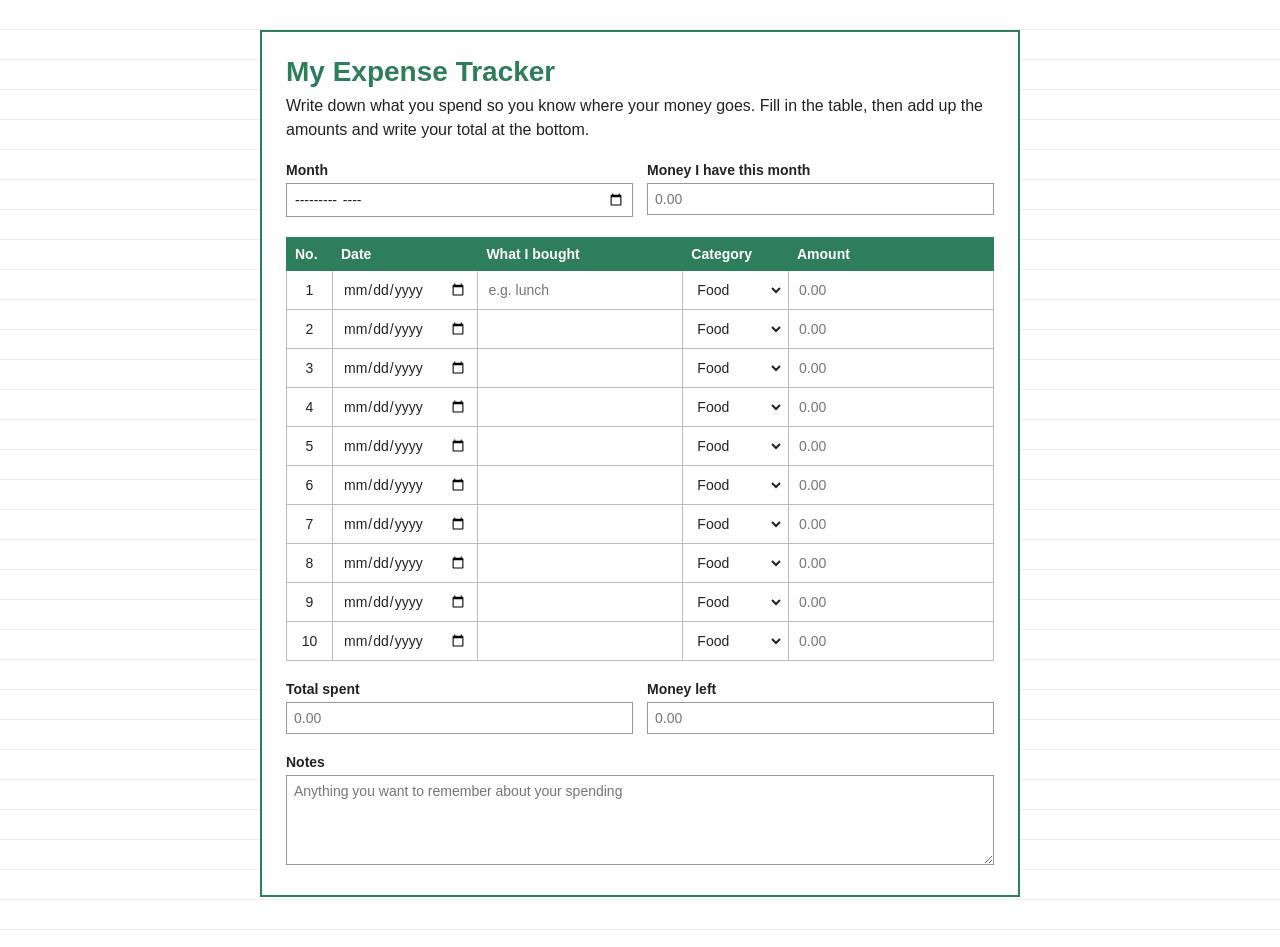
<file: expense tracker.html>
<!DOCTYPE html>
<html lang="en">
<head>
<meta charset="UTF-8">
<meta name="viewport" content="width=device-width, initial-scale=1">
<title>My Expense Tracker</title>
<style>
* {
  margin: 0;
  padding: 0;
  box-sizing: border-box;
}

body {
  font-family: Arial, Helvetica, sans-serif;
  background-color: #ffffff;
  background-image: repeating-linear-gradient(to bottom, transparent, transparent 29px, #dddddd 30px);
  color: #222222;
  padding: 30px 14px 50px 14px;
}

.paper {
  max-width: 760px;
  margin: 0 auto;
  background-color: #ffffff;
  border: 2px solid #2e7d5b;
  padding: 24px;
}

h1 {
  font-size: 28px;
  color: #2e7d5b;
  margin-bottom: 6px;
}

.sub {
  margin-bottom: 20px;
  line-height: 1.5;
}

label {
  display: block;
  font-weight: bold;
  font-size: 14px;
}

input,
select,
textarea {
  display: block;
  width: 100%;
  font-family: Arial, Helvetica, sans-serif;
  font-size: 14px;
  padding: 7px;
  border: 1px solid #999999;
  background-color: #ffffff;
  color: #222222;
}

input:focus,
select:focus,
textarea:focus {
  outline: 2px solid #2e7d5b;
  border-color: #2e7d5b;
}

.top-boxes,
.bottom-boxes {
  display: flex;
  gap: 14px;
  flex-wrap: wrap;
  margin-bottom: 20px;
}

.top-boxes label,
.bottom-boxes label {
  flex: 1;
  min-width: 180px;
}

.top-boxes input,
.bottom-boxes input {
  margin-top: 5px;
}

.table-wrap {
  overflow-x: auto;
  margin-bottom: 20px;
}

table {
  width: 100%;
  min-width: 560px;
  border-collapse: collapse;
}

th {
  background-color: #2e7d5b;
  color: #ffffff;
  text-align: left;
  font-size: 14px;
  padding: 8px;
  border: 1px solid #2e7d5b;
}

td {
  border: 1px solid #bbbbbb;
  padding: 4px;
}

tbody {
  counter-reset: rownumber;
}

tbody tr {
  counter-increment: rownumber;
}

tbody tr:hover {
  background-color: #eef7f2;
}

.num {
  width: 46px;
  text-align: center;
  font-size: 14px;
}

.num::before {
  content: counter(rownumber);
}

td input,
td select {
  border: none;
  background-color: transparent;
  padding: 6px;
}

td input:focus,
td select:focus {
  background-color: #ffffff;
}

textarea {
  height: 90px;
  margin-top: 5px;
  resize: vertical;
}

.notes {
  margin-bottom: 6px;
}
</style>
</head>
<body>

<div class="paper">

  <h1>My Expense Tracker</h1>
  <p class="sub">Write down what you spend so you know where your money goes. Fill in the table, then add up the amounts and write your total at the bottom.</p>

  <div class="top-boxes">
    <label>Month
      <input type="month">
    </label>
    <label>Money I have this month
      <input type="number" min="0" step="0.01" placeholder="0.00">
    </label>
  </div>

  <div class="table-wrap">
    <table>
      <thead>
        <tr>
          <th>No.</th>
          <th>Date</th>
          <th>What I bought</th>
          <th>Category</th>
          <th>Amount</th>
        </tr>
      </thead>
      <tbody>
        <tr>
          <td class="num"></td>
          <td><input type="date"></td>
          <td><input type="text" placeholder="e.g. lunch"></td>
          <td>
            <select>
              <option>Food</option>
              <option>Transport</option>
              <option>School</option>
              <option>Shopping</option>
              <option>Bills</option>
              <option>Other</option>
            </select>
          </td>
          <td><input type="number" min="0" step="0.01" placeholder="0.00"></td>
        </tr>
        <tr>
          <td class="num"></td>
          <td><input type="date"></td>
          <td><input type="text"></td>
          <td>
            <select>
              <option>Food</option>
              <option>Transport</option>
              <option>School</option>
              <option>Shopping</option>
              <option>Bills</option>
              <option>Other</option>
            </select>
          </td>
          <td><input type="number" min="0" step="0.01" placeholder="0.00"></td>
        </tr>
        <tr>
          <td class="num"></td>
          <td><input type="date"></td>
          <td><input type="text"></td>
          <td>
            <select>
              <option>Food</option>
              <option>Transport</option>
              <option>School</option>
              <option>Shopping</option>
              <option>Bills</option>
              <option>Other</option>
            </select>
          </td>
          <td><input type="number" min="0" step="0.01" placeholder="0.00"></td>
        </tr>
        <tr>
          <td class="num"></td>
          <td><input type="date"></td>
          <td><input type="text"></td>
          <td>
            <select>
              <option>Food</option>
              <option>Transport</option>
              <option>School</option>
              <option>Shopping</option>
              <option>Bills</option>
              <option>Other</option>
            </select>
          </td>
          <td><input type="number" min="0" step="0.01" placeholder="0.00"></td>
        </tr>
        <tr>
          <td class="num"></td>
          <td><input type="date"></td>
          <td><input type="text"></td>
          <td>
            <select>
              <option>Food</option>
              <option>Transport</option>
              <option>School</option>
              <option>Shopping</option>
              <option>Bills</option>
              <option>Other</option>
            </select>
          </td>
          <td><input type="number" min="0" step="0.01" placeholder="0.00"></td>
        </tr>
        <tr>
          <td class="num"></td>
          <td><input type="date"></td>
          <td><input type="text"></td>
          <td>
            <select>
              <option>Food</option>
              <option>Transport</option>
              <option>School</option>
              <option>Shopping</option>
              <option>Bills</option>
              <option>Other</option>
            </select>
          </td>
          <td><input type="number" min="0" step="0.01" placeholder="0.00"></td>
        </tr>
        <tr>
          <td class="num"></td>
          <td><input type="date"></td>
          <td><input type="text"></td>
          <td>
            <select>
              <option>Food</option>
              <option>Transport</option>
              <option>School</option>
              <option>Shopping</option>
              <option>Bills</option>
              <option>Other</option>
            </select>
          </td>
          <td><input type="number" min="0" step="0.01" placeholder="0.00"></td>
        </tr>
        <tr>
          <td class="num"></td>
          <td><input type="date"></td>
          <td><input type="text"></td>
          <td>
            <select>
              <option>Food</option>
              <option>Transport</option>
              <option>School</option>
              <option>Shopping</option>
              <option>Bills</option>
              <option>Other</option>
            </select>
          </td>
          <td><input type="number" min="0" step="0.01" placeholder="0.00"></td>
        </tr>
        <tr>
          <td class="num"></td>
          <td><input type="date"></td>
          <td><input type="text"></td>
          <td>
            <select>
              <option>Food</option>
              <option>Transport</option>
              <option>School</option>
              <option>Shopping</option>
              <option>Bills</option>
              <option>Other</option>
            </select>
          </td>
          <td><input type="number" min="0" step="0.01" placeholder="0.00"></td>
        </tr>
        <tr>
          <td class="num"></td>
          <td><input type="date"></td>
          <td><input type="text"></td>
          <td>
            <select>
              <option>Food</option>
              <option>Transport</option>
              <option>School</option>
              <option>Shopping</option>
              <option>Bills</option>
              <option>Other</option>
            </select>
          </td>
          <td><input type="number" min="0" step="0.01" placeholder="0.00"></td>
        </tr>
      </tbody>
    </table>
  </div>

  <div class="bottom-boxes">
    <label>Total spent
      <input type="number" min="0" step="0.01" placeholder="0.00">
    </label>
    <label>Money left
      <input type="number" step="0.01" placeholder="0.00">
    </label>
  </div>

  <label class="notes">Notes
    <textarea placeholder="Anything you want to remember about your spending"></textarea>
  </label>

</div>

</body>
</html>
</file>
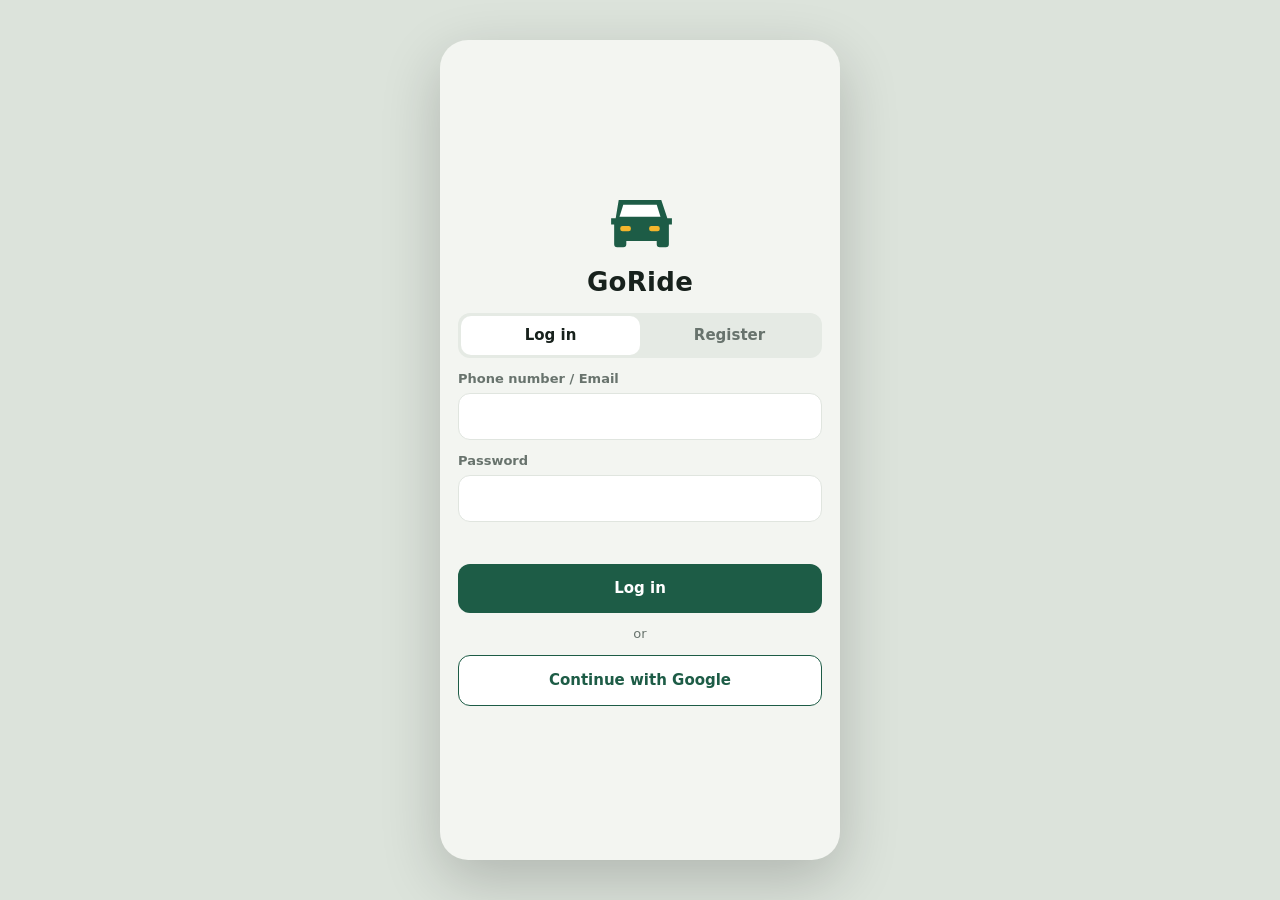
<file: Gorided.html>
<!DOCTYPE html>
<html lang="en">
<head>
  <meta charset="utf-8">
  <meta name="viewport" content="width=device-width,initial-scale=1,viewport-fit=cover">
  <title>GoRide</title>
  <style>
:root {
  --bg: #f3f5f1;
  --ink: #17211c;
  --mut: #68736d;
  --line: #e0e5df;
  --pine: #1d5c46;
  --amb: #f4b52c;
  --red: #c0392b;
  --r: 14px;
}

* {
  box-sizing: border-box;
  margin: 0;
}

html,body {
  height: 100%;
}

body {
  font: 15px/1.4 system-ui,-apple-system,"Segoe UI",Roboto,sans-serif;
  background: #dce3db;
  color: var(--ink);
  display: flex;
  justify-content: center;
  align-items: center;
}

#app {
  position: relative;
  width: min(400px,100%);
  height: min(820px,100%);
  background: var(--bg);
  overflow: hidden;
  display: flex;
  flex-direction: column;
  border-radius: 28px;
  box-shadow: 0 20px 60px #0003;
}

@media(max-width:440px) {
  #app {
    border-radius: 0;
    box-shadow: none;
  }
}

.s {
  display: none;
  flex: 1;
  flex-direction: column;
  gap: 12px;
  padding: 18px;
  overflow: auto;
}

.s.on {
  display: flex;
}

.sp {
  flex: 1;
}

.col {
  display: flex;
  flex-direction: column;
  gap: 10px;
}

.hd {
  display: flex;
  align-items: center;
  gap: 8px;
  min-height: 42px;
}

.hd h2 {
  flex: 1;
  font-size: 18px;
}

h1 {
  font-size: 22px;
}

h3 {
  font-size: 14px;
  color: var(--mut);
  font-weight: 600;
}

small,.mut {
  color: var(--mut);
  font-size: 13px;
  display: block;
}

.i {
  width: 22px;
  height: 22px;
  fill: none;
  stroke: currentColor;
  stroke-width: 1.8;
  stroke-linecap: round;
  stroke-linejoin: round;
  display: block;
}

.ib {
  position: relative;
  width: 42px;
  height: 42px;
  border-radius: 50%;
  border: 1px solid var(--line);
  background: #fff;
  color: var(--ink);
  cursor: pointer;
  display: grid;
  place-items: center;
}

.dot {
  position: absolute;
  top: 9px;
  right: 10px;
  width: 9px;
  height: 9px;
  border-radius: 50%;
  background: var(--amb);
  border: 2px solid #fff;
  display: none;
}

.brand {
  flex: 1;
  text-align: center;
  font-weight: 800;
  font-size: 18px;
  letter-spacing: .3px;
}

.c {
  background: #fff;
  border: 1px solid var(--line);
  border-radius: var(--r);
  padding: 12px 14px;
}

.rw {
  display: flex;
  justify-content: space-between;
  align-items: center;
  gap: 10px;
}

.rw b,.drv b {
  display: block;
}

.row2 {
  display: grid;
  grid-template-columns: 1fr 1fr;
  gap: 10px;
}

.f {
  display: flex;
  flex-direction: column;
  gap: 5px;
  font-size: 13px;
  color: var(--mut);
  font-weight: 600;
}

input,textarea {
  font: inherit;
  font-size: 15px;
  color: var(--ink);
  border: 1.5px solid var(--line);
  border-radius: 12px;
  padding: 12px;
  width: 100%;
  background: #fff;
}

input:focus,textarea:focus {
  border-color: var(--pine);
}

:focus-visible {
  outline: 3px solid #3b82f6;
  outline-offset: 2px;
}

.er {
  color: var(--red);
  font-size: 13px;
  font-weight: 600;
  min-height: 18px;
}

.b {
  border: 0;
  border-radius: 12px;
  padding: 14px;
  font: inherit;
  font-weight: 700;
  background: var(--pine);
  color: #fff;
  cursor: pointer;
}

.b.o {
  background: #fff;
  color: var(--pine);
  border: 1.5px solid var(--pine);
}

.b:disabled {
  opacity: .4;
  cursor: not-allowed;
}

.b:active {
  transform: translateY(1px);
}

.lk {
  background: none;
  border: 0;
  color: var(--pine);
  font: inherit;
  font-weight: 700;
  cursor: pointer;
  padding: 4px 6px;
}

.or {
  text-align: center;
  color: var(--mut);
  font-size: 13px;
}

.lg {
  text-align: center;
}

.lg b {
  display: block;
  font-size: 26px;
  letter-spacing: .3px;
  margin-top: 4px;
}

.seg {
  display: grid;
  grid-template-columns: 1fr 1fr;
  background: #e5eae4;
  border-radius: 12px;
  padding: 3px;
}

.tab {
  border: 0;
  background: none;
  padding: 9px;
  border-radius: 10px;
  font: inherit;
  font-weight: 700;
  color: var(--mut);
  cursor: pointer;
}

.tab.on {
  background: #fff;
  color: var(--ink);
}

.map {
  border-radius: var(--r);
  overflow: hidden;
  border: 1px solid var(--line);
}

.map svg {
  display: block;
  width: 100%;
}

.srch {
  display: flex;
  align-items: center;
  gap: 10px;
  background: #fff;
  border: 1.5px solid var(--ink);
  border-radius: var(--r);
  padding: 15px;
  font: inherit;
  font-weight: 700;
  cursor: pointer;
  text-align: left;
}

.drv {
  display: flex;
  align-items: center;
  gap: 12px;
}

.av {
  width: 42px;
  height: 42px;
  border-radius: 50%;
  background: var(--pine);
  color: #fff;
  display: grid;
  place-items: center;
  font-weight: 700;
  flex: none;
}

.stop {
  display: flex;
  gap: 12px;
  align-items: flex-start;
  padding: 5px 0;
}

.stop b {
  font-size: 17px;
  line-height: 1.25;
}

.dt {
  width: 12px;
  height: 12px;
  border-radius: 50%;
  margin-top: 6px;
  flex: none;
}

.dt.p {
  background: var(--pine);
}

.dt.d {
  background: var(--amb);
  outline: 2px solid #17211c33;
}

.opt {
  display: flex;
  justify-content: space-between;
  align-items: center;
  gap: 10px;
  text-align: left;
  background: #fff;
  border: 1.5px solid var(--line);
  border-radius: var(--r);
  padding: 14px;
  font: inherit;
  color: inherit;
  cursor: pointer;
  width: 100%;
}

.opt.sel {
  border-color: var(--pine);
  background: #eaf3ee;
  box-shadow: inset 0 0 0 1px var(--pine);
}

.pr {
  font-size: 17px;
}

.eta {
  font-size: 20px;
  font-weight: 800;
}

.pulse {
  animation: p 1s infinite alternate;
}

@keyframes p {
  to {
    opacity: .45;
  }
}

.tg {
  font-size: 12px;
  font-weight: 700;
  border-radius: 99px;
  padding: 3px 9px;
  background: #e5eae4;
  white-space: nowrap;
}

.tg.Completed {
  background: #dcefe4;
  color: var(--pine);
}

.tg.Scheduled {
  background: #fdf0cf;
  color: #8a6200;
}

.tg.Cancelled {
  background: #f6dedb;
  color: var(--red);
}

.act {
  width: 100%;
  text-align: left;
  font: inherit;
  color: inherit;
  border-color: var(--amb);
  background: #fff8e6;
  cursor: pointer;
}

.chips {
  display: flex;
  gap: 7px;
  flex-wrap: wrap;
  justify-content: center;
}

.chip {
  border: 1.5px solid var(--line);
  border-radius: 99px;
  padding: 8px 13px;
  font: inherit;
  font-weight: 600;
  background: #fff;
  cursor: pointer;
}

.chip.sel {
  background: var(--pine);
  border-color: var(--pine);
  color: #fff;
}

.stars {
  display: flex;
  justify-content: center;
  gap: 4px;
  font-size: 46px;
  line-height: 1;
  cursor: pointer;
  user-select: none;
}

.st {
  background: linear-gradient(90deg,var(--amb) var(--f,0%),#fff 0);
  -webkit-background-clip: text;
  background-clip: text;
  color: transparent;
  -webkit-text-stroke: 2px #d9a21b;
}

nav {
  display: none;
  justify-content: space-around;
  background: #fff;
  border-top: 1px solid var(--line);
  padding: 6px 0 max(6px,env(safe-area-inset-bottom));
}

nav.on {
  display: flex;
}

nav button {
  background: none;
  border: 0;
  color: var(--mut);
  display: flex;
  flex-direction: column;
  align-items: center;
  gap: 1px;
  font: inherit;
  font-size: 11px;
  font-weight: 600;
  padding: 4px 24px;
  cursor: pointer;
}

nav button.a {
  color: var(--pine);
}

#toast {
  position: absolute;
  left: 16px;
  right: 16px;
  top: 14px;
  background: var(--ink);
  color: #fff;
  padding: 11px 14px;
  border-radius: 12px;
  opacity: 0;
  transition: opacity .25s;
  pointer-events: none;
  text-align: center;
  z-index: 30;
  font-weight: 600;
}

#toast.on {
  opacity: 1;
}

#ov {
  position: absolute;
  inset: 0;
  background: #0007;
  display: none;
  align-items: flex-end;
  z-index: 20;
}

#ov.on {
  display: flex;
}

#sh {
  background: #fff;
  width: 100%;
  border-radius: 22px 22px 0 0;
  padding: 20px 18px max(20px,env(safe-area-inset-bottom));
  max-height: 85%;
  overflow: auto;
  display: flex;
  flex-direction: column;
  gap: 12px;
}

#sh h3 {
  color: var(--ink);
  font-size: 17px;
}

.chat {
  display: flex;
  flex-direction: column;
  gap: 6px;
  max-height: 220px;
  overflow: auto;
}

.m {
  background: #eef1ed;
  border-radius: 14px;
  padding: 8px 12px;
  max-width: 80%;
  align-self: flex-start;
}

.m.me {
  background: var(--pine);
  color: #fff;
  align-self: flex-end;
}

@media(prefers-reduced-motion:reduce) {
  .pulse {
    animation: none;
  }
  #toast {
    transition: none;
  }
}

  </style>
</head>
<body>
  <div id="app">
    <div id="toast" role="status"></div>
    <section class="s on" id="login">
      <div class="sp"></div>
      <div class="lg">
        <svg viewBox="0 0 100 80" width="76" aria-hidden="true"><path d="M22 8h56l8 24h6v8h-4v26a4 4 0 0 1-4 4h-8a4 4 0 0 1-4-4v-4H32v4a4 4 0 0 1-4 4h-8a4 4 0 0 1-4-4V40h-4v-8h6z" fill="#1d5c46"/><path d="M28 14h44l5 16H23z" fill="#fff"/><rect x="24" y="42" width="14" height="7" rx="3" fill="#f4b52c"/><rect x="62" y="42" width="14" height="7" rx="3" fill="#f4b52c"/></svg>
        <b>GoRide</b>
      </div>
      <div class="seg">
        <button class="tab on">Log in</button>
        <button class="tab">Register</button>
      </div>
      <label class="f" style="display:none">
        Full name
        <input id="nm" autocomplete="name">
      </label>
      <div id="roles" style="display:none">
        <h3 style="text-align:center;margin-bottom:6px">Register as</h3>
        <div class="chips">
          <button class="chip sel" data-role="passenger">Passenger</button>
          <button class="chip" data-role="driver">Driver</button>
        </div>
      </div>
      <label class="f">
        Phone number / Email
        <input id="u" autocomplete="username">
      </label>
      <label class="f">
        Password
        <input id="pw" type="password" autocomplete="current-password">
      </label>
      <div class="er" id="le" role="alert"></div>
      <button class="b" id="li">Log in</button>
      <div class="or">or</div>
      <label class="f" id="gw" style="display:none">
        Your Google email
        <input id="ge" type="email">
      </label>
      <button class="b o" id="gg">Continue with Google</button>
      <div class="sp"></div>
    </section>
    <section class="s" id="home">
      <div class="hd">
        <button class="ib" id="bell" aria-label="Notifications">
          <i data-i="bell"></i>
          <span class="dot" id="dot"></span>
        </button>
        <span class="brand">GoRide</span>
        <button class="ib" id="mn" aria-label="Menu">
          <i data-i="menu"></i>
        </button>
      </div>
      <h1 id="hi"></h1>
      <div class="map" id="mapH"></div>
      <div id="act"></div>
      <div class="sp"></div>
      <button class="srch" id="wtg">
        <i data-i="search"></i>
        Where to go?
      </button>
    </section>
    <section class="s" id="loc">
      <div class="hd">
        <button class="ib" data-b="home" aria-label="Back">
          <i data-i="back"></i>
        </button>
        <h2>Pick up / Destination</h2>
      </div>
      <div class="map" id="mapL"></div>
      <div class="c col">
        <label class="f">
          Pick up location
          <input id="pk" list="pl" autocomplete="off">
        </label>
        <label class="f">
          Destination
          <input id="ds" list="pl" placeholder="Type a place in Baguio" autocomplete="off">
        </label>
      </div>
      <datalist id="pl"></datalist>
      <div class="er" id="lerr" role="alert"></div>
      <div class="mut" id="ld"></div>
      <div class="sp"></div>
      <button class="b" id="cl">Confirm Location</button>
    </section>
    <section class="s" id="type">
      <div class="hd">
        <button class="ib" data-b="loc" aria-label="Back">
          <i data-i="back"></i>
        </button>
        <h2>Ride type</h2>
      </div>
      <div class="c" id="tsum"></div>
      <h3>Choose ride type</h3>
      <div class="col" id="opts"></div>
      <div class="sp"></div>
      <button class="b" id="ct" disabled>Continue</button>
    </section>
    <section class="s" id="conf">
      <div class="hd">
        <button class="ib" data-b="type" aria-label="Back">
          <i data-i="back"></i>
        </button>
        <h2>Booking Confirmation</h2>
      </div>
      <div class="c drv" id="cdrv"></div>
      <div class="c" id="croute"></div>
      <div class="c rw" id="cride"></div>
      <div class="c rw" id="cpay"></div>
      <div class="sp"></div>
      <button class="b" id="cr">Confirm Ride</button>
      <div class="or">or</div>
      <button class="b o" id="sr">Schedule Ride</button>
    </section>
    <section class="s" id="sched">
      <div class="hd">
        <button class="ib" data-b="conf" aria-label="Back">
          <i data-i="back"></i>
        </button>
        <h2>Schedule Ride</h2>
      </div>
      <div class="c row2">
        <label class="f">
          Date
          <input type="date" id="dt">
        </label>
        <label class="f">
          Time
          <input type="time" id="tm">
        </label>
      </div>
      <div class="c" id="sroute"></div>
      <div class="c rw" id="sride"></div>
      <div class="er" id="se" role="alert"></div>
      <div class="sp"></div>
      <button class="b" id="ss">Schedule Ride</button>
    </section>
    <section class="s" id="track">
      <div class="hd">
        <button class="ib" data-b="home" aria-label="Back">
          <i data-i="back"></i>
        </button>
        <h2>Live Tracking</h2>
      </div>
      <div class="map" id="mapT"></div>
      <div class="c">
        <div class="eta" id="eta"></div>
        <small id="sub"></small>
      </div>
      <div class="c drv" id="tdrv" style="display:none"></div>
      <div class="row2" id="tbtn" style="display:none">
        <button class="b o" id="call">Call</button>
        <button class="b o" id="msg">Message</button>
      </div>
      <div class="sp"></div>
      <button class="lk" id="cx">Cancel ride</button>
    </section>
    <section class="s" id="pay">
      <div class="hd">
        <button class="ib" data-b="home" aria-label="Back">
          <i data-i="back"></i>
        </button>
        <h2>Payment and Rides</h2>
      </div>
      <h3>Payment Method</h3>
      <div class="c rw" id="pm"></div>
      <h3>Ride Summary</h3>
      <div class="c" id="sum"></div>
      <button class="b" id="rr" style="display:none">Rate your ride</button>
      <h3>Recent Rides</h3>
      <div class="col" id="hist"></div>
    </section>
    <section class="s" id="rate">
      <div class="hd">
        <button class="ib" data-b="pay" aria-label="Back">
          <i data-i="back"></i>
        </button>
        <h2>Rate Your Ride</h2>
      </div>
      <div class="c drv" id="rdrv"></div>
      <h3 style="text-align:center">Your Rating</h3>
      <div class="stars" id="stars" aria-label="Tap a star to rate"></div>
      <div class="chips" id="tags">
        <button class="chip">Polite</button>
        <button class="chip">On Time</button>
        <button class="chip">Clean Car</button>
        <button class="chip">Safe Driving</button>
      </div>
      <textarea id="cm" rows="2" placeholder="Add a comment…"></textarea>
      <h3 style="text-align:center">Tip your driver</h3>
      <div class="chips" id="tips">
        <button class="chip" data-v="50">₱50</button>
        <button class="chip" data-v="75">₱75</button>
        <button class="chip" data-v="100">₱100</button>
        <button class="chip" data-v="c">Custom</button>
      </div>
      <input id="ct2" type="number" min="1" placeholder="Tip amount in ₱" style="display:none">
      <div class="er" id="re" role="alert"></div>
      <div class="sp"></div>
      <button class="b" id="sb">Submit Rating</button>
    </section>
    <section class="s" id="dhome">
      <div class="hd">
        <span class="brand">GoRide Driver</span>
      </div>
      <h1 id="dhi"></h1>
      <div class="map" id="mapD"></div>
      <div class="c rw">
        <div>
          <b id="dst"></b>
          <small id="dsub"></small>
        </div>
        <button class="b" id="don">Go online</button>
      </div>
      <div id="req"></div>
      <div class="sp"></div>
    </section>
    <section class="s" id="dnav">
      <div class="hd">
        <h2>Navigate to Passenger</h2>
      </div>
      <div class="map" id="mapN"></div>
      <div class="c">
        <div class="eta" id="neta"></div>
        <small id="nsub"></small>
      </div>
      <div class="c drv" id="npass"></div>
      <div class="sp"></div>
      <button class="b" id="ndone" disabled>Complete Ride</button>
    </section>
    <section class="s" id="dearn">
      <div class="hd">
        <h2>Earnings</h2>
      </div>
      <div class="c" id="etot"></div>
      <h3>Completed Rides</h3>
      <div class="col" id="elist"></div>
    </section>
    <section class="s" id="prof">
      <div class="hd">
        <h2>Profile</h2>
      </div>
      <div class="c drv" id="pinfo"></div>
      <div class="c rw" id="ppm"></div>
      <div class="c rw" id="pcnt"></div>
      <div class="sp"></div>
      <button class="b o" id="lo">Log out</button>
    </section>
    <nav id="nav">
      <button data-n="home">
        <i data-i="home"></i>
        Home
      </button>
      <button data-n="pay">
        <i data-i="clock"></i>
        Rides
      </button>
      <button data-n="prof">
        <i data-i="user"></i>
        Profile
      </button>
    </nav>
    <nav id="navD">
      <button data-n="dhome">
        <i data-i="home"></i>
        Requests
      </button>
      <button data-n="dearn">
        <i data-i="clock"></i>
        Earnings
      </button>
      <button data-n="prof">
        <i data-i="user"></i>
        Profile
      </button>
    </nav>
    <div id="ov">
      <div id="sh" role="dialog"></div>
    </div>
  </div>

  <script>
    const $ = function (id) {
      return document.getElementById(id);
    };

    const Q = function (selector, root = document) {
      return [...root.querySelectorAll(selector)];
    };

    function esc(text) {
      const map = { "&": "&amp;", "<": "&lt;", ">": "&gt;", '"': "&quot;", "'": "&#39;" };
      return String(text).replace(/[&<>"']/g, function (c) {
        return map[c];
      });
    }

    const ICONS = {
      back: '<path d="M15 5l-7 7 7 7"/>',
      menu: '<path d="M4 7h16M4 12h16M4 17h16"/>',
      bell: '<path d="M6 17h12l-1.5-2v-5a4.5 4.5 0 0 0-9 0v5zM10 20a2 2 0 0 0 4 0"/>',
      search: '<circle cx="11" cy="11" r="6.5"/><path d="M16 16l4.5 4.5"/>',
      home: '<path d="M4 11l8-7 8 7v9h-5v-6H9v6H4z"/>',
      clock: '<circle cx="12" cy="12" r="8.5"/><path d="M12 7.5V12l3 2"/>',
      user: '<circle cx="12" cy="8" r="4"/><path d="M4.5 20c0-4 3.5-6 7.5-6s7.5 2 7.5 6"/>'
    };

    Q("[data-i]").forEach(function (el) {
      el.outerHTML = `<svg class="i" viewBox="0 0 24 24" aria-hidden="true">${ICONS[el.dataset.i]}</svg>`;
    });

    const memory = {};
    const st = {
      get(key) {
        try {
          return JSON.parse(localStorage.getItem(key));
        } catch (e) {
          return memory[key] ?? null;
        }
      },
      set(key, value) {
        try {
          localStorage.setItem(key, JSON.stringify(value));
        } catch (e) {
          memory[key] = value;
        }
      }
    };

    const PLACES = {
      "Baguio City Hall": 1,
      "Burnham Park": 1,
      "Session Road": 1,
      "Baguio Cathedral": 1,
      "Baguio City Public Market": 1,
      "SM Baguio City Market": 2,
      "SM City Baguio": 2,
      "Mines View Park": 3,
      "The Mansion": 3,
      "Botanical Garden": 3,
      "Wright Park": 3,
      "Camp John Hay": 4,
      "BenCab Museum": 6
    };

    const PL = {};
    for (const name in PLACES) {
      PL[name.toLowerCase()] = PLACES[name];
    }

    let placeOptions = "";
    for (const name in PLACES) {
      placeOptions += `<option value="${name}">`;
    }
    $("pl").innerHTML = placeOptions;

    const TY = {
      Motorcycle: {
        s: 1, b: 40, k: 25,
        d: "Fastest way through traffic",
        v: "Honda Click · 143 LUV",
        icon: '<circle cx="6" cy="16" r="3.5"/><circle cx="18" cy="16" r="3.5"/><path d="M6 16l4-6h5l3 6M10 10L8.5 7H7M14 7h2.5"/>'
      },
      Car: {
        s: 4, b: 75, k: 50,
        d: "Comfortable ride for small groups",
        v: "Toyota Vios · LUV 143",
        icon: '<path d="M3 15v-3l2-5h14l2 5v3z"/><circle cx="7.5" cy="17" r="1.8"/><circle cx="16.5" cy="17" r="1.8"/>'
      },
      Van: {
        s: 8, b: 120, k: 70,
        d: "Extra space for big groups",
        v: "Toyota HiAce · LUV 143",
        icon: '<path d="M2.5 16V7h11v9M13.5 10h4l3 3.5V16h-7"/><circle cx="7" cy="17" r="1.8"/><circle cx="17" cy="17" r="1.8"/>'
      }
    };

    function seatText(count) {
      if (count == 1) {
        return "1 seat";
      }
      return count + " seats";
    }

    const DRV = { n: "Mingyu Salazar", r: 4.5 };
    const DEF = "#67 Rainbow street Dreamland Subdivision";

    const RD = [[250, 30], [250, 100], [140, 100], [140, 140], [70, 140]];
    const RT = [[70, 140], [70, 70], [170, 70], [170, 40], [240, 40]];

    let U;
    let D;
    let P = { pick: DEF, dest: "", type: "", km: 0 };
    let R = null;
    let iv;
    let T = [];
    let rv = 0;
    let rid = 0;
    let reg = false;

    function placeDistance(name) {
      name = name.trim().toLowerCase();
      if (name == DEF.toLowerCase()) return 0;
      if (PL[name] != null) return PL[name];
      let h = 0;
      for (const c of name) {
        h = (h * 31 + c.charCodeAt(0)) % 97;
      }
      return 1 + h % 6;
    }

    function tripKm(a, b) {
      return Math.max(1, Math.abs(placeDistance(a) - placeDistance(b)));
    }

    function fare(type, km = P.km) {
      return TY[type].b + TY[type].k * km;
    }

    function pmL() {
      return D.pm.label;
    }

    function save() {
      st.set("gr_d_" + U.id, D);
    }

    function when(time) {
      return new Date(time).toLocaleString("en-PH", {
        month: "short",
        day: "numeric",
        hour: "numeric",
        minute: "2-digit"
      });
    }

    function clearT() {
      clearInterval(iv);
      T.forEach(clearTimeout);
      T = [];
    }

    function setT(fn, ms) {
      T.push(setTimeout(fn, ms));
    }

    let toastTimer;
    function toast(message) {
      const t = $("toast");
      t.textContent = message;
      t.classList.add("on");
      clearTimeout(toastTimer);
      toastTimer = setTimeout(function () {
        t.classList.remove("on");
      }, 2400);
    }

    function note(message) {
      D.notes.unshift({ m: message, w: Date.now() });
      D.notes = D.notes.slice(0, 30);
      D.unread = (D.unread || 0) + 1;
      save();
    }

    function sheet(html) {
      $("sh").innerHTML = html;
      $("ov").classList.add("on");
    }

    function shut() {
      $("ov").classList.remove("on");
    }

    $("ov").onclick = function (e) {
      if (e.target == $("ov")) shut();
    };

    document.onkeydown = function (e) {
      if (e.key == "Escape") shut();
    };

    function ask(message, yesText, onYes) {
      sheet(`<h3>${message}</h3><div class="row2"><button class="b o" id="n0">Keep</button><button class="b" id="y0">${yesText}</button></div>`);
      $("n0").onclick = shut;
      $("y0").onclick = function () {
        shut();
        onYes();
      };
    }

    function MAP(content) {
      let streets = "";
      for (const y of [40, 70, 100, 140]) {
        streets += `<path d="M0 ${y}H300"/>`;
      }
      for (const x of [70, 140, 170, 250]) {
        streets += `<path d="M${x} 0V200"/>`;
      }
      return `<svg viewBox="0 0 300 200" role="img" aria-label="Map"><rect width="300" height="200" fill="#e6ede5"/><rect x="85" y="106" width="45" height="26" rx="6" fill="#cfe0cc"/><g stroke="#fff" stroke-width="9" fill="none">${streets}</g>${content}</svg>`;
    }

    function pin(x, y, color, label) {
      let text = "";
      if (label) {
        text = `<text y="-14" text-anchor="middle" font-size="11" font-weight="700" fill="#17211c" stroke="#fff" stroke-width="3" paint-order="stroke">${label}</text>`;
      }
      return `<g transform="translate(${x} ${y})"><circle r="8" fill="${color}" stroke="#fff" stroke-width="3"/>${text}</g>`;
    }

    function rt(route) {
      return `<polyline points="${route.join(" ")}" fill="none" stroke="#1d5c46" stroke-width="3.5" stroke-dasharray="7 6" stroke-linecap="round" stroke-linejoin="round"/>`;
    }

    function veh(x, y) {
      return `<g id="veh" transform="translate(${x} ${y})"><circle r="9" fill="#17211c" stroke="#fff" stroke-width="3"/><text y="-15" text-anchor="middle" font-size="11" font-weight="700" fill="#17211c" stroke="#fff" stroke-width="3" paint-order="stroke">Driver</text></g>`;
    }

    function anim(route, ms, tick, done) {
      clearInterval(iv);

      const lengths = [];
      let total = 0;
      for (let i = 1; i < route.length; i++) {
        const len = Math.hypot(route[i][0] - route[i - 1][0], route[i][1] - route[i - 1][1]);
        lengths.push(len);
        total += len;
      }

      const startTime = Date.now();
      iv = setInterval(function () {
        const t = Math.min(1, (Date.now() - startTime) / ms);

        let dist = t * total;
        let i = 0;
        while (i < lengths.length - 1 && dist > lengths[i]) {
          dist -= lengths[i];
          i++;
        }

        const f = Math.min(1, dist / lengths[i]);
        const x = route[i][0] + (route[i + 1][0] - route[i][0]) * f;
        const y = route[i][1] + (route[i + 1][1] - route[i][1]) * f;

        const car = $("veh");
        if (car) car.setAttribute("transform", `translate(${x} ${y})`);

        tick(t);

        if (t >= 1) {
          clearInterval(iv);
          done();
        }
      }, 60);
    }

    let J = null, req = null, online = false, regRole = "passenger";
    const NAMES = ["Ana Reyes", "Joel Santos", "Mia Cruz", "Ken Dizon", "Liza Bautista"];

    const RN = {
      dhome: rDHome,
      dearn: rEarn,
      dnav: rNav,
      home: rHome,
      loc: rLoc,
      type: rType,
      conf: rConf,
      sched: rSched,
      pay: rPay,
      rate: rRate,
      prof: rProf
    };

    function go(id) {
      Q(".s").forEach(function (s) {
        s.classList.toggle("on", s.id == id);
      });

      const isDriver = U && U.role == "driver";
      $("nav").classList.toggle("on", !isDriver && id != "login" && id != "rate");
      $("navD").classList.toggle("on", !!isDriver && id != "login" && id != "dnav");

      let active = "home";
      if (id == "pay" || id == "prof" || id == "dhome" || id == "dearn") {
        active = id;
      }
      Q("nav button").forEach(function (b) {
        b.classList.toggle("a", b.dataset.n == active);
      });

      if (RN[id]) RN[id]();
      $("app").querySelector(".s.on").scrollTop = 0;
    }

    document.addEventListener("click", function (e) {
      const back = e.target.closest("[data-b]");
      if (back) go(back.dataset.b);
      if (e.target.closest(".chg")) paySheet();
    });

    Q("nav button").forEach(function (b) {
      b.onclick = function () {
        go(b.dataset.n);
      };
    });

    function err(message) {
      $("le").textContent = message;
    }

    function norm(value) {
      value = value.trim();
      if (/^[^\s@]+@[^\s@]+\.[^\s@]{2,}$/.test(value)) {
        return value.toLowerCase();
      }
      const digits = value.replace(/[\s-]/g, "");
      if (/^(\+63|63|0)9\d{9}$/.test(digits)) {
        return "0" + digits.slice(-10);
      }
      return "";
    }

    Q(".tab").forEach(function (tab, i) {
      tab.onclick = function () {
        reg = i == 1;
        Q(".tab").forEach(function (x, j) {
          x.classList.toggle("on", j == i);
        });
        $("nm").parentNode.style.display = reg ? "" : "none";
        $("li").textContent = reg ? "Create account" : "Log in";
        $("roles").style.display = reg ? "" : "none";
        pickRole("passenger");
        err("");
      };
    });

    function pickRole(role) {
      regRole = role;
      Q("#roles .chip").forEach(function (chip) {
        chip.classList.toggle("sel", chip.dataset.role == role);
      });
    }
    Q("#roles .chip").forEach(function (chip) {
      chip.onclick = function () {
        pickRole(chip.dataset.role);
      };
    });

    function start(id, name) {
      const acc = (st.get("gr_acc") || {})[id] || {};
      U = { id: id, n: name, role: acc.role || "passenger" };
      J = null;
      st.set("gr_sess", id);
      D = st.get("gr_d_" + id) || { hist: [], notes: [], unread: 0, pm: { t: "Cash", label: "Cash" } };
      P = { pick: DEF, dest: "", type: "", km: 0 };
      R = null;
      clearT();
      $("u").value = $("pw").value = $("nm").value = $("ge").value = "";
      err("");
      if (!D.earn) D.earn = [];
      if (U.role == "driver") {
        go("dhome");
      } else {
        go("home");
      }
    }

    $("li").onclick = function () {
      const id = norm($("u").value);
      const pw = $("pw").value;
      const accounts = st.get("gr_acc") || {};

      if (!id) return err("Please enter a valid phone number or email.");
      if (!pw) return err("Please enter your password.");

      if (reg) {
        const name = $("nm").value.trim();
        if (!name) return err("Please enter your name.");
        if (pw.length < 6) return err("Password must be at least 6 characters.");
        if (accounts[id]) return err("This account already exists. Tap Log in.");
        accounts[id] = { n: name, pw: pw, role: regRole };
        st.set("gr_acc", accounts);
        start(id, name);
        toast("Welcome to GoRide, " + name.split(" ")[0]);
      } else {
        const acc = accounts[id];
        if (!acc) return err("No account found. Tap Register to create one.");
        if (acc.pw !== pw) return err("Incorrect password. Please try again.");
        start(id, acc.n);
      }
    };

    Q("#login input").forEach(function (input) {
      input.onkeydown = function (e) {
        if (e.key != "Enter") return;
        const googleOpen = $("gw").style.display != "none";
        if (googleOpen && input.id == "ge") {
          $("gg").click();
        } else {
          $("li").click();
        }
      };
    });

    $("gg").onclick = function () {
      if ($("gw").style.display == "none") {
        $("gw").style.display = "";
        $("ge").focus();
        return;
      }

      const id = norm($("ge").value);
      if (!id || !id.includes("@")) return err("Please enter a valid Google email.");

      const accounts = st.get("gr_acc") || {};
      if (!accounts[id]) {
        const first = id.split("@")[0];
        accounts[id] = {
          n: first.charAt(0).toUpperCase() + first.slice(1),
          pw: Math.random().toString(36)
        };
        st.set("gr_acc", accounts);
      }
      $("gw").style.display = "none";
      start(id, accounts[id].n);
    };

    function rHome() {
      $("hi").textContent = "Hi, " + U.n.split(" ")[0];
      $("dot").style.display = D.unread ? "block" : "none";
      $("mapH").innerHTML = MAP(pin(70, 140, "#1d5c46", "You"));

      const scheduled = D.hist.filter(function (h) {
        return h.st == "Scheduled";
      }).length;

      let html = "";
      if (R) {
        html = `<button class="c act" data-b="track"><b>Ride in progress</b><small>${esc($("eta").textContent)} · Tap to view</small></button>`;
      } else if (scheduled) {
        const s = scheduled > 1 ? "s" : "";
        html = `<button class="c act" data-b="pay" style="background:#fff;border-color:var(--line)"><b>${scheduled} scheduled ride${s}</b><small>Tap to view</small></button>`;
      }
      $("act").innerHTML = html;
    }

    $("wtg").onclick = function () {
      if (R) {
        toast("You already have a ride in progress.");
        go("track");
      } else {
        go("loc");
      }
    };

    $("bell").onclick = function () {
      D.unread = 0;
      save();
      $("dot").style.display = "none";

      let html = "<h3>Notifications</h3>";
      if (D.notes.length) {
        for (const n of D.notes) {
          html += `<div class="c"><b style="font-weight:600">${esc(n.m)}</b><small>${when(n.w)}</small></div>`;
        }
      } else {
        html += `<div class="mut">No notifications yet.</div>`;
      }
      sheet(html);
    };

    $("mn").onclick = function () {
      sheet(`<h3>${esc(U.n)}</h3><button class="b o" id="m1">Profile</button><button class="b o" id="m2">Payment and Rides</button><button class="b o" id="m3">Log out</button>`);
      $("m1").onclick = function () {
        shut();
        go("prof");
      };
      $("m2").onclick = function () {
        shut();
        go("pay");
      };
      $("m3").onclick = function () {
        shut();
        logout();
      };
    };

    function logout() {
      if (R || J) return toast("Finish or cancel your current ride first.");
      st.set("gr_sess", null);
      U = D = null;
      online = false;
      req = null;
      clearT();
      go("login");
    }

    function rLoc() {
      $("pk").value = P.pick;
      $("ds").value = P.dest;
      $("lerr").textContent = "";
      upd();
    }

    function upd() {
      const pick = $("pk").value.trim();
      const dest = $("ds").value.trim();
      const ok = pick && dest && pick.toLowerCase() != dest.toLowerCase();

      let map = "";
      if (ok) map += rt(RT);
      map += pin(70, 140, "#1d5c46", "Pick up");
      if (dest) map += pin(240, 40, "#f4b52c", "Destination");
      $("mapL").innerHTML = MAP(map);

      $("ld").textContent = ok ? `Estimated distance: ${tripKm(pick, dest)} km` : "";
    }

    $("pk").oninput = upd;
    $("ds").oninput = upd;

    $("cl").onclick = function () {
      const pick = $("pk").value.trim();
      const dest = $("ds").value.trim();

      function showError(message) {
        $("lerr").textContent = message;
      }

      if (!/[a-z0-9]/i.test(pick)) return showError("Please enter a valid pick up location.");
      if (!/[a-z0-9]/i.test(dest)) return showError("Please enter a valid destination.");
      if (pick.toLowerCase() == dest.toLowerCase()) return showError("Pick up and destination can't be the same place.");

      P.pick = pick;
      P.dest = dest;
      P.km = tripKm(pick, dest);
      toast("Location confirmed");
      go("type");
    };

    function mins() {
      return 2 + P.km * 3;
    }
    function rType() {
      $("tsum").innerHTML = `<small>${esc(P.pick)}</small><b>→ ${esc(P.dest)}</b><small>${P.km} km · about ${mins()} min</small>`;

      let html = "";
      for (const name in TY) {
        const ride = TY[name];
        let cls = "opt";
        if (P.type == name) {
          cls = "opt sel";
        }
        html += `<button class="${cls}" data-t="${name}" aria-pressed="${P.type == name}">
          <svg class="i" viewBox="0 0 24 24" aria-hidden="true">${ride.icon}</svg>
          <div style="flex:1"><b>${name} · ${seatText(ride.s)}</b><small>${ride.d}</small></div>
          <b class="pr">₱${fare(name)}</b>
        </button>`;
      }
      $("opts").innerHTML = html;

      Q(".opt").forEach(function (button) {
        button.onclick = function () {
          P.type = button.dataset.t;
          rType();
        };
      });
      $("ct").disabled = !P.type;
    }
    $("ct").onclick=()=>go("conf");

    function drvH(type) {
      return `<div class="av">M</div><div><b>${DRV.n}</b><small>★ ${DRV.r}/5 · ${TY[type].v}</small></div>`;
    }

    function routeH() {
      return `<div class="stop"><span class="dt p"></span><div><small>Pick up</small><b>${esc(P.pick)}</b></div></div><div class="stop"><span class="dt d"></span><div><small>Destination · ${P.km} km</small><b>${esc(P.dest)}</b></div></div>`;
    }

    function rideH() {
      return `<div><small>Ride type</small><b>${P.type} · ${seatText(TY[P.type].s)}</b></div><b class="pr">₱${fare(P.type)}</b>`;
    }

    function rConf() {
      $("cdrv").innerHTML = drvH(P.type);
      $("croute").innerHTML = routeH() + `<button class="lk" data-b="loc">Edit locations</button>`;
      $("cride").innerHTML = rideH();
      $("cpay").innerHTML = `<div><small>Payment</small><b>${esc(pmL())}</b></div><button class="lk chg">Change</button>`;
    }

    $("sr").onclick = function () {
      go("sched");
    };

    $("cr").onclick = function () {
      R = { pick: P.pick, dest: P.dest, km: P.km, type: P.type, fee: fare(P.type), ph: "s", chat: [] };
      note("Ride confirmed. Searching for a driver.");
      toast("Ride confirmed");

      $("mapT").innerHTML = MAP(pin(70, 140, "#1d5c46", "You"));
      $("eta").textContent = "Searching for an available driver…";
      $("eta").className = "eta pulse";
      $("sub").textContent = "This only takes a few seconds.";
      $("tdrv").style.display = "none";
      $("tbtn").style.display = "none";
      $("cx").style.display = "";
      go("track");
      setT(found, 2800);
    };

    function p2(x) {
      return String(x).padStart(2, "0");
    }

    function ymd(d) {
      return `${d.getFullYear()}-${p2(d.getMonth() + 1)}-${p2(d.getDate())}`;
    }

    function rSched() {
      const soon = new Date(Date.now() + 36e5);
      $("dt").min = ymd(new Date());
      if (!$("dt").value) $("dt").value = ymd(soon);
      if (!$("tm").value) $("tm").value = p2(soon.getHours()) + ":00";
      $("se").textContent = "";
      $("sroute").innerHTML = routeH();
      $("sride").innerHTML = rideH();
    }

    $("ss").onclick = function () {
      const date = new Date($("dt").value + "T" + $("tm").value);
      if (isNaN(date) || date <= Date.now()) {
        $("se").textContent = "Please choose a date and time in the future.";
        return;
      }

      D.hist.unshift({
        id: Date.now(),
        t: P.dest,
        pick: P.pick,
        km: P.km,
        fee: fare(P.type),
        type: P.type,
        st: "Scheduled",
        when: +date,
        pm: pmL()
      });
      note("Ride scheduled for " + when(date));
      save();
      toast("Ride scheduled for " + when(date));
      $("dt").value = $("tm").value = "";
      go("pay");
    };

    function found() {
      R.ph = "c";
      $("eta").className = "eta";
      $("tdrv").innerHTML = drvH(R.type);
      $("tdrv").style.display = "";
      $("tbtn").style.display = "";
      toast("Driver found: " + DRV.n);
      note(DRV.n + " accepted your ride.");

      $("mapT").innerHTML = MAP(rt(RD) + pin(70, 140, "#1d5c46", "You") + veh(RD[0][0], RD[0][1]));
      anim(RD, 9000, function (t) {
        $("eta").textContent = "Arriving in " + Math.max(1, Math.ceil(5 * (1 - t))) + " min";
        $("sub").textContent = (2.5 * (1 - t)).toFixed(1) + " km away";
      }, arrive);
    }

    function arrive() {
      R.ph = "a";
      $("cx").style.display = "none";
      $("eta").textContent = "Your driver has arrived";
      $("sub").textContent = "Your trip starts in a moment.";
      toast("Your driver has arrived");
      note(DRV.n + " has arrived.");
      setT(trip, 3500);
    }

    function trip() {
      R.ph = "t";
      $("mapT").innerHTML = MAP(rt(RT) + pin(240, 40, "#f4b52c", "Drop-off") + veh(RT[0][0], RT[0][1]));
      const total = mins();
      toast("Trip started");
      anim(RT, 9000, function (t) {
        $("eta").textContent = "On the way · " + Math.max(1, Math.ceil(total * (1 - t))) + " min left";
        $("sub").textContent = (R.km * (1 - t)).toFixed(1) + " km to " + R.dest;
      }, finish);
    }

    function finish() {
      D.hist.unshift({
        id: Date.now(),
        t: R.dest,
        pick: R.pick,
        km: R.km,
        fee: R.fee,
        type: R.type,
        st: "Completed",
        when: Date.now(),
        pm: pmL()
      });
      note(`Trip complete. ₱${R.fee} paid via ${pmL()}.`);
      R = null;
      P.dest = "";
      P.type = "";
      save();
      toast("You have arrived. Payment completed.");
      go("pay");
    }

    $("cx").onclick = function () {
      ask("Cancel this ride?", "Cancel ride", function () {
        clearT();
        D.hist.unshift({
          id: Date.now(),
          t: R.dest,
          pick: R.pick,
          km: R.km,
          fee: R.fee,
          type: R.type,
          st: "Cancelled",
          when: Date.now(),
          pm: pmL()
        });
        R = null;
        P.dest = "";
        P.type = "";
        note("You cancelled your ride.");
        toast("Ride cancelled. You were not charged.");
        go("home");
      });
    };

    $("call").onclick = function () {
      let seconds = 0;
      sheet(`<h3>Calling ${DRV.n}…</h3><div class="eta" id="cd">00:00</div><button class="b" id="end">End call</button>`);

      const timer = setInterval(function () {
        seconds++;
        if ($("cd")) $("cd").textContent = "00:" + p2(seconds);
      }, 1000);

      $("end").onclick = function () {
        clearInterval(timer);
        shut();
      };
      $("ov").addEventListener("click", function () {
        clearInterval(timer);
      }, { once: true });
    };

    function drawChat() {
      let messages = "";
      for (const m of R.chat) {
        messages += `<div class="m${m.me ? " me" : ""}">${esc(m.t)}</div>`;
      }
      if (!messages) messages = '<div class="mut">No messages yet.</div>';

      sheet(`<h3>Message ${DRV.n.split(" ")[0]}</h3><div class="chat" id="cb">${messages}</div><div class="row2" style="grid-template-columns:1fr auto"><input id="mi" placeholder="Type a message"><button class="b" id="sd">Send</button></div>`);
      $("sd").onclick = sendMessage;
      $("mi").onkeydown = function (e) {
        if (e.key == "Enter") sendMessage();
      };
      $("mi").focus();
    }

    function sendMessage() {
      const text = $("mi").value.trim();
      if (!text) return;

      R.chat.push({ me: 1, t: text });
      drawChat();

      setTimeout(function () {
        if (R) {
          const replies = ["Okay, noted!", "On my way.", "See you shortly."];
          R.chat.push({ t: replies[R.chat.length % 3] });
          if ($("cb")) drawChat();
        }
      }, 1200);
    }

    $("msg").onclick = drawChat;

    function paySheet() {
      let type = D.pm.t;

      function draw() {
        let html = "<h3>Payment method</h3>";
        for (const x of ["GCash", "Cash", "Card"]) {
          const cls = x == type ? "opt sel" : "opt";
          html += `<button class="${cls}" data-x="${x}"><b>${x}</b></button>`;
        }
        if (type != "Cash") {
          const label = type == "GCash" ? "GCash mobile number" : "Card number";
          const value = D.pm.t == type ? D.pm.raw || "" : "";
          html += `<label class="f">${label}<input id="pn" inputmode="numeric" value="${esc(value)}"></label>`;
        }
        html += `<div class="er" id="pe"></div><button class="b" id="ps">Save</button>`;
        sheet(html);

        Q("#sh [data-x]").forEach(function (b) {
          b.onclick = function () {
            type = b.dataset.x;
            draw();
          };
        });
        $("ps").onclick = savePayment;
      }

      function savePayment() {
        const method = { t: type, label: "Cash" };

        if (type != "Cash") {
          const raw = $("pn").value.replace(/[\s-]/g, "");
          if (type == "GCash") {
            if (!/^(\+63|63|0)9\d{9}$/.test(raw)) {
              $("pe").textContent = "Please enter a valid GCash number (e.g. 09171234567).";
              return;
            }
            method.label = "GCash: 63+09•••••••" + raw.slice(-2);
          } else {
            if (!/^\d{13,19}$/.test(raw)) {
              $("pe").textContent = "Please enter a valid card number (13–19 digits).";
              return;
            }
            method.label = "Card ending " + raw.slice(-4);
          }
          method.raw = $("pn").value;
        }

        D.pm = method;
        save();
        shut();
        toast("Payment method: " + method.label);

        const active = Q(".s.on")[0].id;
        if (RN[active]) RN[active]();
      }

      draw();
    }

    function rPay() {
      $("pm").innerHTML = `<b>${esc(pmL())}</b><button class="lk chg">Change</button>`;

      const last = D.hist.find(function (h) {
        return h.st == "Completed" || h.st == "Refund requested";
      });
      if (last) {
        const rows = [
          ["Trip", esc(last.t)],
          ["Distance", last.km + " km"],
          ["Fee", "₱" + last.fee],
          ["Driver", DRV.n],
          ["Paid with", esc(last.pm)]
        ];
        let html = "";
        for (const r of rows) {
          html += `<div class="rw" style="padding:5px 0"><span class="mut">${r[0]}</span><b style="text-align:right">${r[1]}</b></div>`;
        }
        $("sum").innerHTML = html;
      } else {
        $("sum").innerHTML = `<div class="mut">No completed rides yet.</div>`;
      }

      const unrated = D.hist.find(function (h) {
        return h.st == "Completed" && !h.rated;
      });
      $("rr").style.display = unrated ? "" : "none";
      if (unrated) $("rr").dataset.id = unrated.id;

      if (D.hist.length == 0) {
        $("hist").innerHTML = `<div class="mut">No rides yet. Book your first ride from Home.</div>`;
        return;
      }
      let list = "";
      for (const h of D.hist) {
        const rated = h.rated ? " · ★ " + h.rated : "";
        const tagClass = h.st.split(" ")[0];

        let buttons = "";
        if (h.st == "Scheduled") {
          buttons += `<button class="lk" data-a="cx" data-id="${h.id}">Cancel ride</button>`;
        }
        if (h.st == "Completed" && h.pm != "Cash") {
          buttons += `<button class="lk" data-a="rf" data-id="${h.id}">Request refund</button>`;
        }
        if (h.st == "Completed" && !h.rated) {
          buttons += `<button class="lk" data-a="rt" data-id="${h.id}">Rate</button>`;
        }

        list += `<div class="c"><div class="rw"><div><b>${esc(h.t)}</b><small>${h.km} km · ₱${h.fee} · ${when(h.when)}${rated}</small></div><span class="tg ${tagClass}">${h.st}</span></div>
     ${buttons}</div>`;
      }
      $("hist").innerHTML = list;
    }

    $("hist").onclick = function (e) {
      const button = e.target.closest("[data-a]");
      if (!button) return;

      const ride = D.hist.find(function (x) {
        return x.id == button.dataset.id;
      });
      const action = button.dataset.a;

      if (action == "cx") {
        ask("Cancel this scheduled ride?", "Cancel ride", function () {
          ride.st = "Cancelled";
          save();
          toast("Scheduled ride cancelled");
          rPay();
        });
      }
      if (action == "rf") {
        ask(`Request a refund of ₱${ride.fee}?`, "Request refund", function () {
          ride.st = "Refund requested";
          save();
          note(`Refund of ₱${ride.fee} requested.`);
          toast("Refund requested. We'll notify you.");
          rPay();
        });
      }
      if (action == "rt") {
        rid = ride.id;
        go("rate");
      }
    };

    $("rr").onclick = function () {
      rid = +$("rr").dataset.id;
      go("rate");
    };

    function stars() {
      let html = "";
      for (let i = 0; i < 5; i++) {
        let fill = 0;
        if (rv >= i + 1) {
          fill = 100;
        } else if (rv >= i + 0.5) {
          fill = 50;
        }
        html += `<span class="st" data-i="${i}" style="--f:${fill}%">★</span>`;
      }
      $("stars").innerHTML = html;
    }

    $("stars").onclick = function (e) {
      const star = e.target.closest(".st");
      if (!star) return;
      const box = star.getBoundingClientRect();
      const leftHalf = e.clientX - box.left < box.width / 2;
      rv = +star.dataset.i + (leftHalf ? 0.5 : 1);
      stars();
    };

    function rRate() {
      rv = 0;
      stars();
      Q(".chip").forEach(function (c) {
        c.classList.remove("sel");
      });
      $("cm").value = $("ct2").value = "";
      $("ct2").style.display = "none";
      $("re").textContent = "";

      const ride = D.hist.find(function (x) {
        return x.id == rid;
      }) || { type: "Car" };
      const ty = TY[ride.type] || TY.Car;
      $("rdrv").innerHTML = `<div class="av">M</div><div><b>${DRV.n}</b><small>${seatText(ty.s)} · ${ty.v}</small></div>`;
    }

    Q("#tags .chip").forEach(function (chip) {
      chip.onclick = function () {
        chip.classList.toggle("sel");
      };
    });

    Q("#tips .chip").forEach(function (chip) {
      chip.onclick = function () {
        const turnOn = !chip.classList.contains("sel");
        Q("#tips .chip").forEach(function (x) {
          x.classList.remove("sel");
        });
        chip.classList.toggle("sel", turnOn);
        const custom = turnOn && chip.dataset.v == "c";
        $("ct2").style.display = custom ? "" : "none";
      };
    });

    $("sb").onclick = function () {
      if (!rv) {
        $("re").textContent = "Please tap a star to rate your ride.";
        return;
      }

      const chip = Q("#tips .chip.sel")[0];
      let tip = 0;
      if (chip) {
        tip = chip.dataset.v == "c" ? +$("ct2").value : +chip.dataset.v;
        if (!(tip > 0)) {
          $("re").textContent = "Please enter a valid tip amount.";
          return;
        }
      }

      const ride = D.hist.find(function (x) {
        return x.id == rid;
      });
      if (ride) {
        ride.rated = rv;
        ride.tip = tip;
        ride.tags = Q("#tags .chip.sel").map(function (x) {
          return x.textContent;
        });
        ride.cm = $("cm").value.trim();
      }
      save();

      let message = `Thanks! You rated ${rv}/5`;
      if (tip) message += ` and tipped ₱${tip}`;
      toast(message);
      go("home");
    };

    function rDHome() {
      $("dhi").textContent = "Hi, " + U.n.split(" ")[0];
      $("mapD").innerHTML = MAP(pin(250, 30, "#17211c", "You"));
      drawDriverStatus();
    }

    function drawDriverStatus() {
      if (online) {
        $("dst").textContent = "You are online";
        if (req) {
          $("dsub").textContent = "You have a new ride request";
        } else {
          $("dsub").textContent = "Waiting for ride requests…";
        }
        $("don").textContent = "Go offline";
      } else {
        $("dst").textContent = "You are offline";
        $("dsub").textContent = "Go online to get ride requests";
        $("don").textContent = "Go online";
      }
      drawRequest();
    }

    $("don").onclick = function () {
      online = !online;
      req = null;
      clearT();
      if (online) {
        setT(newRequest, 2500);
      }
      drawDriverStatus();
    };

    function newRequest() {
      if (!online || req || J) {
        return;
      }
      const places = Object.keys(PLACES);
      const types = Object.keys(TY);
      const pick = places[Math.floor(Math.random() * places.length)];
      let dest = pick;
      while (dest == pick) {
        dest = places[Math.floor(Math.random() * places.length)];
      }
      const type = types[Math.floor(Math.random() * types.length)];
      const km = tripKm(pick, dest);
      req = {
        who: NAMES[Math.floor(Math.random() * NAMES.length)],
        pick: pick,
        dest: dest,
        type: type,
        km: km,
        fee: fare(type, km)
      };
      toast("New ride request");
      if ($("dhome").classList.contains("on")) {
        drawDriverStatus();
      }
    }

    function drawRequest() {
      if (!req) {
        $("req").innerHTML = "";
        return;
      }
      $("req").innerHTML = `<div class="c col"><h3>New ride request</h3>
        <div class="drv"><div class="av">${req.who[0]}</div><div><b>${req.who}</b><small>★ 4.8/5</small></div></div>
        <div class="stop"><span class="dt p"></span><div><small>Pick up</small><b>${esc(req.pick)}</b></div></div>
        <div class="stop"><span class="dt d"></span><div><small>Destination · ${req.km} km</small><b>${esc(req.dest)}</b></div></div>
        <div class="rw"><span class="mut">${req.type} · ${seatText(TY[req.type].s)}</span><b class="pr">₱${req.fee}</b></div>
        <div class="row2"><button class="b o" id="dec">Decline</button><button class="b" id="acc">Accept</button></div></div>`;
      $("dec").onclick = declineRequest;
      $("acc").onclick = acceptRequest;
    }

    function declineRequest() {
      req = null;
      toast("Request declined");
      drawDriverStatus();
      setT(newRequest, 3000);
    }

    function acceptRequest() {
      J = req;
      req = null;
      clearT();
      toast("Ride accepted");
      go("dnav");
    }

    function rNav() {
      $("npass").innerHTML = `<div class="av">${J.who[0]}</div><div><b>${J.who}</b><small>${esc(J.pick)} → ${esc(J.dest)}</small></div>`;
      $("ndone").disabled = true;
      $("mapN").innerHTML = MAP(rt(RD) + pin(70, 140, "#1d5c46", "Pickup") + veh(RD[0][0], RD[0][1]));
      anim(RD, 9000, function (t) {
        $("neta").textContent = "Arriving at pickup in " + Math.max(1, Math.ceil(5 * (1 - t))) + " min";
        $("nsub").textContent = (2.5 * (1 - t)).toFixed(1) + " km to passenger";
      }, pickedUp);
    }

    function pickedUp() {
      $("neta").textContent = "Passenger picked up";
      $("nsub").textContent = "Heading to " + J.dest;
      toast("Passenger picked up");
      setT(driveToDestination, 2500);
    }

    function driveToDestination() {
      $("mapN").innerHTML = MAP(rt(RT) + pin(240, 40, "#f4b52c", "Drop-off") + veh(RT[0][0], RT[0][1]));
      const total = 2 + J.km * 3;
      anim(RT, 9000, function (t) {
        $("neta").textContent = "On the way · " + Math.max(1, Math.ceil(total * (1 - t))) + " min left";
        $("nsub").textContent = (J.km * (1 - t)).toFixed(1) + " km to " + J.dest;
      }, arrivedAtDropoff);
    }

    function arrivedAtDropoff() {
      $("neta").textContent = "You have arrived";
      $("nsub").textContent = "Tap Complete Ride to finish the trip.";
      $("ndone").disabled = false;
    }

    $("ndone").onclick = function () {
      D.earn.unshift({ id: Date.now(), t: J.dest, who: J.who, km: J.km, fee: J.fee, when: Date.now() });
      save();
      toast("Ride completed. You earned ₱" + J.fee);
      J = null;
      go("dearn");
      setT(newRequest, 4000);
    };

    function rEarn() {
      let total = 0;
      for (const e of D.earn) {
        total += e.fee;
      }
      let count = D.earn.length + " completed ride";
      if (D.earn.length != 1) {
        count += "s";
      }
      $("etot").innerHTML = `<small>Total earnings</small><div class="eta">₱${total}</div><small>${count}</small>`;

      if (D.earn.length == 0) {
        $("elist").innerHTML = '<div class="mut">No completed rides yet. Go online to get requests.</div>';
        return;
      }
      let html = "";
      for (const e of D.earn) {
        html += `<div class="c rw"><div><b>${esc(e.t)}</b><small>${esc(e.who)} · ${e.km} km · ${when(e.when)}</small></div><b class="pr">+₱${e.fee}</b></div>`;
      }
      $("elist").innerHTML = html;
    }

    function rProf() {
      $("ppm").style.display = U.role == "driver" ? "none" : "";
      $("pinfo").innerHTML = `<div class="av">${esc(U.n[0].toUpperCase())}</div><div><b>${esc(U.n)}</b><small>${esc(U.id)}</small></div>`;
      $("ppm").innerHTML = `<div><small>Payment method</small><b>${esc(pmL())}</b></div><button class="lk chg">Change</button>`;

      let count;
      if (U.role == "driver") {
        count = D.earn.length;
      } else {
        count = D.hist.filter(function (h) {
          return h.st == "Completed";
        }).length;
      }
      $("pcnt").innerHTML = `<div><small>Completed rides</small><b>${count}</b></div>`;
    }

    $("lo").onclick = logout;

    const savedSession = st.get("gr_sess");
    const savedAccounts = st.get("gr_acc") || {};
    if (savedSession && savedAccounts[savedSession]) {
      start(savedSession, savedAccounts[savedSession].n);
    }

  </script>
</body>
</html>
</file>
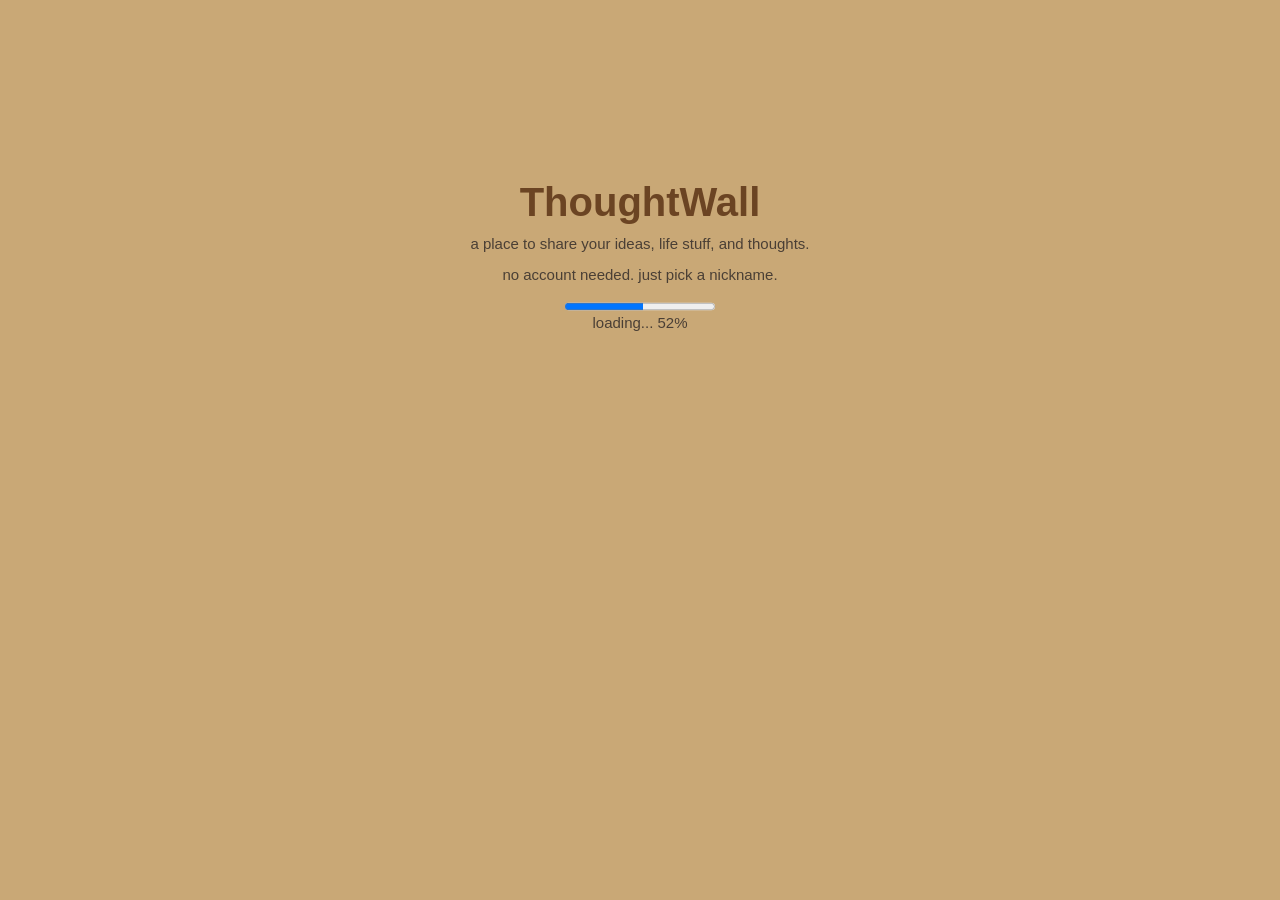
<file: ThoughtWall.html>
<!DOCTYPE html>
<html lang="en">
<head>
<meta charset="UTF-8">
<meta name="viewport" content="width=device-width, initial-scale=1, viewport-fit=cover">
<title>ThoughtWall</title>
<style>
:root {
  box-sizing: border-box;
  padding-top: env(safe-area-inset-top, 0px);
  padding-bottom: env(safe-area-inset-bottom, 0px);
  --bg: #e0c9a6;
  --header: #c9a876;
  --dark: #6b4423;
  --mid: #8b5e34;
  --line: #c9a876;
  --card: #ffffff;
  --text: #4a3f35;
  --soft: #e8d5b7;
  --heart: #a0522d;
}

html {
  scroll-padding-top: env(safe-area-inset-top, 0px);
}

* {
  margin: 0;
  padding: 0;
  box-sizing: border-box;
}

body,
button,
input,
textarea {
  font-family: Arial, Helvetica, sans-serif;
}

body {
  background-color: var(--bg);
  color: var(--text);
  font-size: 15px;
}

body::before {
  content: "";
  position: fixed;
  inset: 0 0 auto;
  height: env(safe-area-inset-top, 0px);
  background-color: var(--header);
  z-index: 10;
}

button {
  border: 2px solid var(--dark);
  background-color: var(--line);
  color: var(--text);
  padding: 6px 14px;
  font-size: 14px;
  cursor: pointer;
}

button:hover {
  background-color: var(--mid);
  color: #fff;
}

input[type="text"],
textarea {
  width: 100%;
  border: 2px solid var(--dark);
  background-color: var(--card);
  color: var(--text);
  padding: 7px;
  font-size: 15px;
  margin-bottom: 10px;
}

textarea {
  height: 90px;
  resize: vertical;
}

#welcome {
  position: fixed;
  top: 0;
  left: 0;
  width: 100%;
  height: 100%;
  z-index: 20;
  background-color: var(--header);
  text-align: center;
  padding: 20vh 20px 0 20px;
}

#welcome h1 {
  font-size: 40px;
  color: var(--dark);
  margin-bottom: 10px;
}

#welcome p {
  margin-bottom: 14px;
}

#enterButton {
  display: none;
  margin-top: 16px;
  font-size: 16px;
}

header {
  position: sticky;
  top: env(safe-area-inset-top, 0px);
  z-index: 11;
  background-color: var(--header);
  border-bottom: 2px solid var(--dark);
  padding: 12px 16px;
  display: flex;
  justify-content: space-between;
  align-items: center;
}

header h1 {
  font-size: 22px;
  color: var(--dark);
}

header button {
  margin-left: 6px;
}

header button.active {
  background-color: var(--dark);
  color: var(--bg);
}

main {
  max-width: 620px;
  margin: 0 auto;
  padding: 20px 14px 50px 14px;
}

.box {
  background-color: var(--card);
  border: 2px solid var(--dark);
  padding: 14px;
  margin-bottom: 20px;
}

.box label {
  display: block;
  font-weight: bold;
  margin-bottom: 4px;
}

h2 {
  font-size: 18px;
  color: var(--dark);
  margin-bottom: 12px;
}

.post-top {
  margin-bottom: 8px;
}

.nick {
  font-weight: bold;
  color: var(--dark);
}

.small {
  font-size: 12px;
  opacity: 0.75;
}

.post-text {
  line-height: 1.5;
  margin-bottom: 10px;
  white-space: pre-wrap;
}

.icons {
  border-top: 1px dashed var(--mid);
  padding-top: 8px;
  display: flex;
  gap: 18px;
  align-items: center;
}

.icon-button {
  display: flex;
  align-items: center;
  gap: 5px;
  background: none;
  border: none;
  color: var(--text);
  padding: 0;
  font-size: 14px;
}

.icon-button:hover {
  background: none;
  color: var(--text);
}

.icon-button svg {
  width: 22px;
  height: 22px;
}

.heart path {
  fill: none;
  stroke: var(--heart);
  stroke-width: 2.2;
}

.icon-button:hover .heart path,
.icon-button.liked .heart path {
  fill: var(--heart);
}

.bubble path {
  fill: none;
  stroke: var(--mid);
  stroke-width: 2.2;
}

.icon-button:hover .bubble path {
  fill: var(--mid);
}

.comment {
  background-color: var(--soft);
  padding: 6px 10px;
  margin-top: 8px;
  font-size: 14px;
}

.comment b {
  color: var(--dark);
  margin-right: 5px;
}

.comment-form {
  display: flex;
  gap: 6px;
  margin-top: 10px;
}

.comment-form input[type="text"] {
  margin-bottom: 0;
  padding: 6px;
  font-size: 13px;
}

.comment-form .nick-input {
  width: 110px;
  flex: none;
}

.row {
  border-bottom: 1px solid var(--line);
  padding: 10px 0;
}

.empty {
  text-align: center;
  padding: 30px 0;
  opacity: 0.7;
}

.hidden {
  display: none;
}

@media (max-width: 600px) {
  header {
    padding: 10px 12px;
  }

  header h1 {
    font-size: 18px;
  }

  header button {
    margin-left: 4px;
    padding: 6px 10px;
  }

  #welcome h1 {
    font-size: 30px;
  }

  main {
    padding: 16px 10px 40px 10px;
  }

  .box {
    padding: 12px;
  }

  input[type="text"],
  textarea,
  .comment-form input[type="text"] {
    font-size: 16px;
  }

  .comment-form {
    flex-direction: column;
  }

  .comment-form .nick-input {
    width: 100%;
  }

  .comment-form button {
    width: 100%;
  }
}
</style>
</head>
<body>

<div id="welcome">
  <h1>ThoughtWall</h1>
  <p>a place to share your ideas, life stuff, and thoughts.</p>
  <p>no account needed. just pick a nickname.</p>
  <progress id="bar" value="0" max="100"></progress>
  <p id="loadingText">loading... 0%</p>
  <button id="enterButton">enter</button>
</div>

<header>
  <h1>ThoughtWall</h1>
  <nav>
    <button id="homeTab" class="active" onclick="showPage('home')">Home</button>
    <button id="historyTab" onclick="showPage('history')">History</button>
  </nav>
</header>

<main>

  <div id="homePage">
    <div class="box">
      <label for="nicknameInput">nickname (what should we call you?)</label>
      <input type="text" id="nicknameInput" placeholder="e.g. Unknown, Overthinker, Normal Human...">

      <label for="postInput">what is on your mind?</label>
      <textarea id="postInput" placeholder="share an idea, an experience, or a reflection"></textarea>

      <button onclick="addPost()">Post</button>
    </div>

    <h2>The Wall</h2>
    <div id="postList"></div>
  </div>

  <div id="historyPage" class="hidden">
    <h2>History</h2>
    <div class="box" id="historyList"></div>
  </div>

</main>

<script>
var posts = [];

try {
  var saved = localStorage.getItem("thoughtwall_posts");
  if (saved) {
    posts = JSON.parse(saved);
  }
} catch (error) {
  posts = [];
}

function savePosts() {
  try {
    localStorage.setItem("thoughtwall_posts", JSON.stringify(posts));
  } catch (error) {
  }
}

function escapeText(text) {
  var div = document.createElement("div");
  div.textContent = text;
  return div.innerHTML;
}

function heartIcon() {
  return '<svg class="heart" viewBox="0 0 24 24"><path d="M12 21s-7-4.6-9.5-9C0.8 8.4 2.2 5 5.5 5c2 0 3.3 1.2 4 2.3C10.2 6.2 11.5 5 13.5 5 16.8 5 18.2 8.4 16.5 12 14 16.4 12 21 12 21z"/></svg>';
}

function commentIcon() {
  return '<svg class="bubble" viewBox="0 0 24 24"><path d="M3 5 h18 v11 h-11 l-4 4 v-4 h-3 z"/></svg>';
}

function makeCard(post) {
  var html = '<div class="box">';
  html += '<div class="post-top"><span class="nick">' + escapeText(post.nickname) + '</span> <span class="small">' + post.date + ' at ' + post.time + '</span></div>';
  html += '<div class="post-text">' + escapeText(post.content) + '</div>';

  html += '<div class="icons">';
  html += '<button class="icon-button ' + (post.liked ? 'liked' : '') + '" onclick="toggleLike(' + post.id + ')">' + heartIcon() + '<span>' + post.likes + '</span></button>';
  html += '<span class="icon-button">' + commentIcon() + '<span>' + post.comments.length + '</span></span>';
  html += '</div>';

  for (var i = 0; i < post.comments.length; i++) {
    html += '<div class="comment"><b>' + escapeText(post.comments[i].nickname) + '</b>' + escapeText(post.comments[i].text) + '</div>';
  }

  html += '<div class="comment-form">';
  html += '<input type="text" class="nick-input" id="commentNick_' + post.id + '" placeholder="nickname">';
  html += '<input type="text" id="commentText_' + post.id + '" placeholder="write a comment">';
  html += '<button onclick="addComment(' + post.id + ')">Send</button>';
  html += '</div>';

  html += '</div>';
  return html;
}

function renderHome() {
  var list = document.getElementById("postList");
  if (posts.length === 0) {
    list.innerHTML = '<p class="empty">nothing here yet. be the first to post.</p>';
    return;
  }
  var html = "";
  for (var i = 0; i < posts.length; i++) {
    html += makeCard(posts[i]);
  }
  list.innerHTML = html;
}

function renderHistory() {
  var list = document.getElementById("historyList");
  if (posts.length === 0) {
    list.innerHTML = '<p class="empty">no history yet.</p>';
    return;
  }
  var html = "";
  for (var i = 0; i < posts.length; i++) {
    var post = posts[i];
    var shortText = post.content;
    if (shortText.length > 80) {
      shortText = shortText.substring(0, 80) + "...";
    }
    html += '<div class="row">';
    html += '<span class="nick">' + escapeText(post.nickname) + '</span> <span class="small">' + post.date + ' at ' + post.time + '</span>';
    html += '<p>' + escapeText(shortText) + '</p>';
    html += '<span class="small">' + post.likes + ' likes, ' + post.comments.length + ' comments</span>';
    html += '</div>';
  }
  list.innerHTML = html;
}

function showPage(page) {
  if (page === "home") {
    document.getElementById("homePage").classList.remove("hidden");
    document.getElementById("historyPage").classList.add("hidden");
    document.getElementById("homeTab").classList.add("active");
    document.getElementById("historyTab").classList.remove("active");
    renderHome();
  } else {
    document.getElementById("homePage").classList.add("hidden");
    document.getElementById("historyPage").classList.remove("hidden");
    document.getElementById("homeTab").classList.remove("active");
    document.getElementById("historyTab").classList.add("active");
    renderHistory();
  }
}

function addPost() {
  var nickname = document.getElementById("nicknameInput").value.trim();
  var postBox = document.getElementById("postInput");
  var content = postBox.value.trim();

  if (nickname === "") {
    nickname = "Anonymous";
  }
  if (content === "") {
    alert("write something first");
    return;
  }

  var now = new Date();

  posts.unshift({
    id: Date.now(),
    nickname: nickname,
    content: content,
    date: now.toLocaleDateString(),
    time: now.toLocaleTimeString(),
    likes: 0,
    liked: false,
    comments: []
  });

  savePosts();
  postBox.value = "";
  renderHome();
}

function toggleLike(postId) {
  for (var i = 0; i < posts.length; i++) {
    if (posts[i].id === postId) {
      if (posts[i].liked) {
        posts[i].likes = posts[i].likes - 1;
        posts[i].liked = false;
      } else {
        posts[i].likes = posts[i].likes + 1;
        posts[i].liked = true;
      }
    }
  }
  savePosts();
  renderHome();
}

function addComment(postId) {
  var nickname = document.getElementById("commentNick_" + postId).value.trim();
  var text = document.getElementById("commentText_" + postId).value.trim();

  if (nickname === "") {
    nickname = "Anonymous";
  }
  if (text === "") {
    return;
  }

  for (var i = 0; i < posts.length; i++) {
    if (posts[i].id === postId) {
      posts[i].comments.push({ nickname: nickname, text: text });
    }
  }

  savePosts();
  renderHome();
}

var percent = 0;
var enterButton = document.getElementById("enterButton");

var timer = setInterval(function () {
  percent = percent + 4;
  document.getElementById("bar").value = percent;
  if (percent >= 100) {
    clearInterval(timer);
    document.getElementById("loadingText").textContent = "ready!";
    enterButton.style.display = "inline-block";
  } else {
    document.getElementById("loadingText").textContent = "loading... " + percent + "%";
  }
}, 80);

enterButton.onclick = function () {
  document.getElementById("welcome").style.display = "none";
};

renderHome();
</script>

</body>
</html>
</file>
